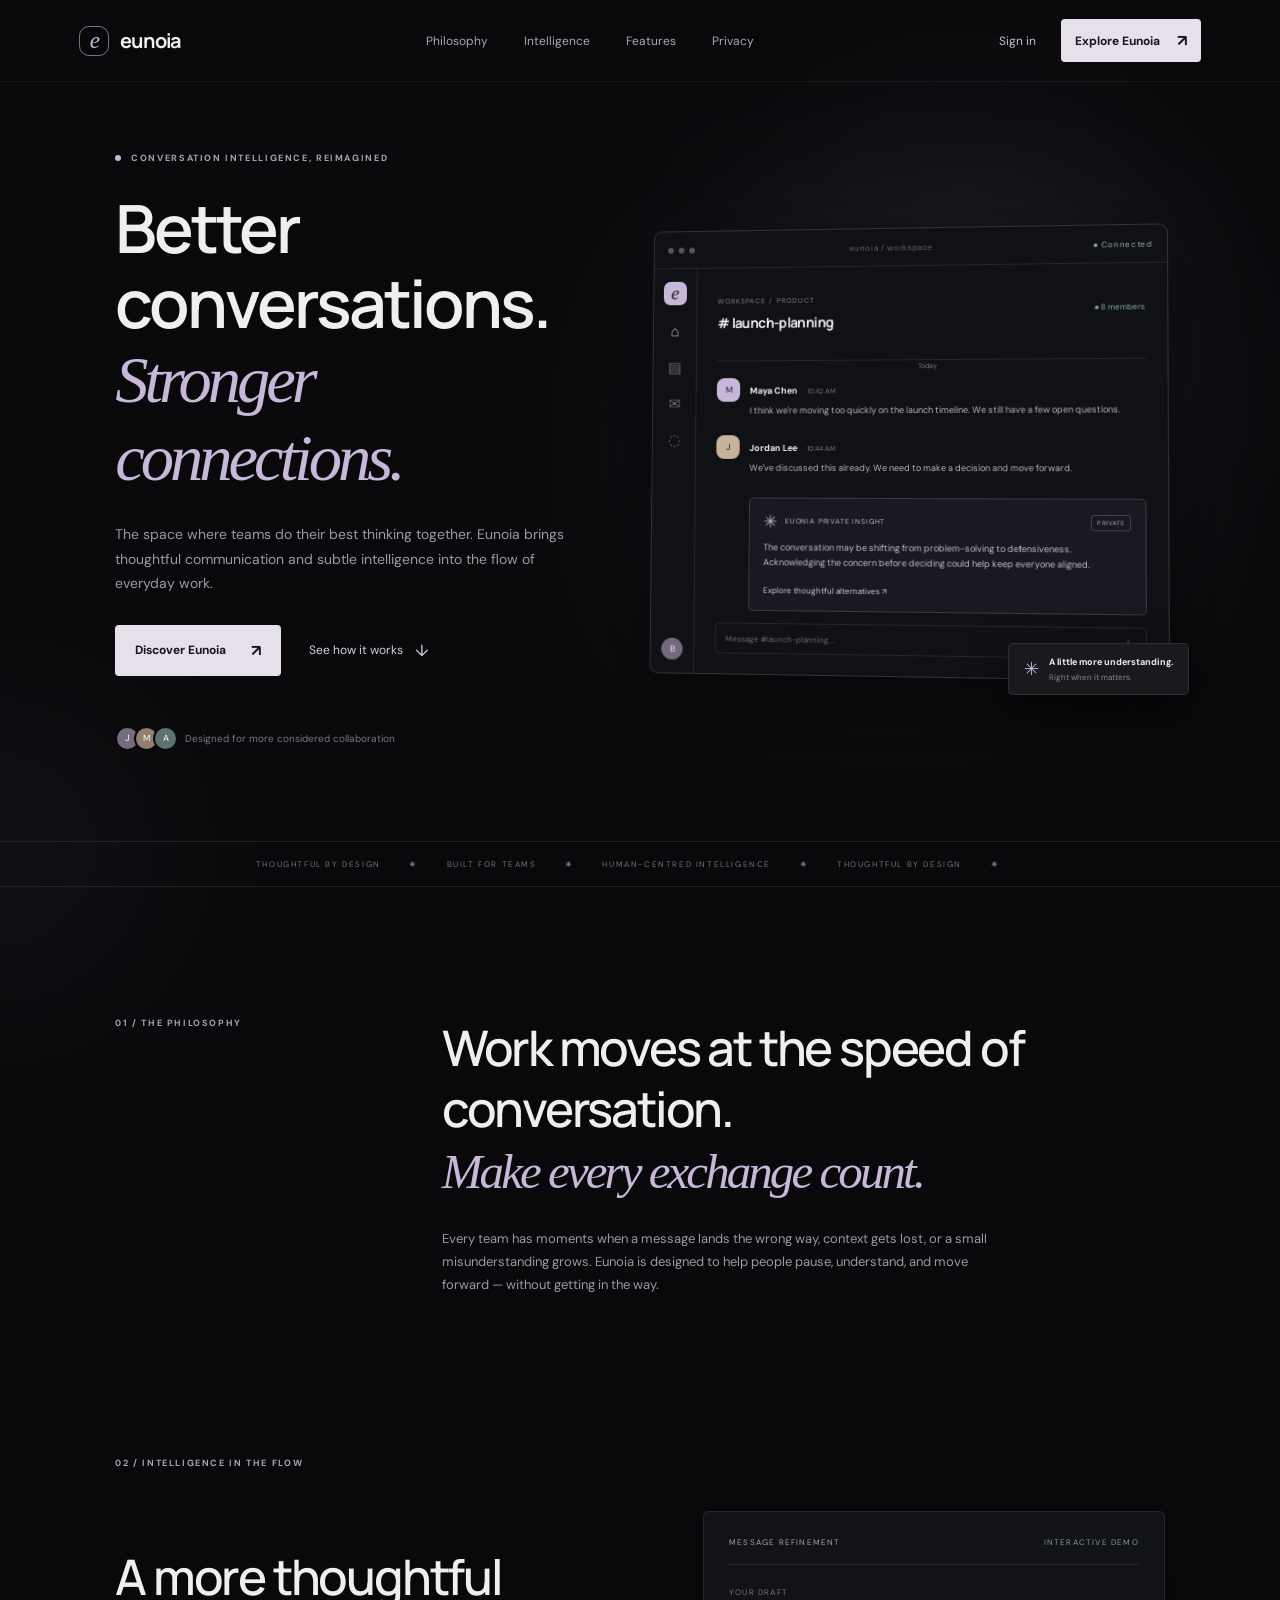
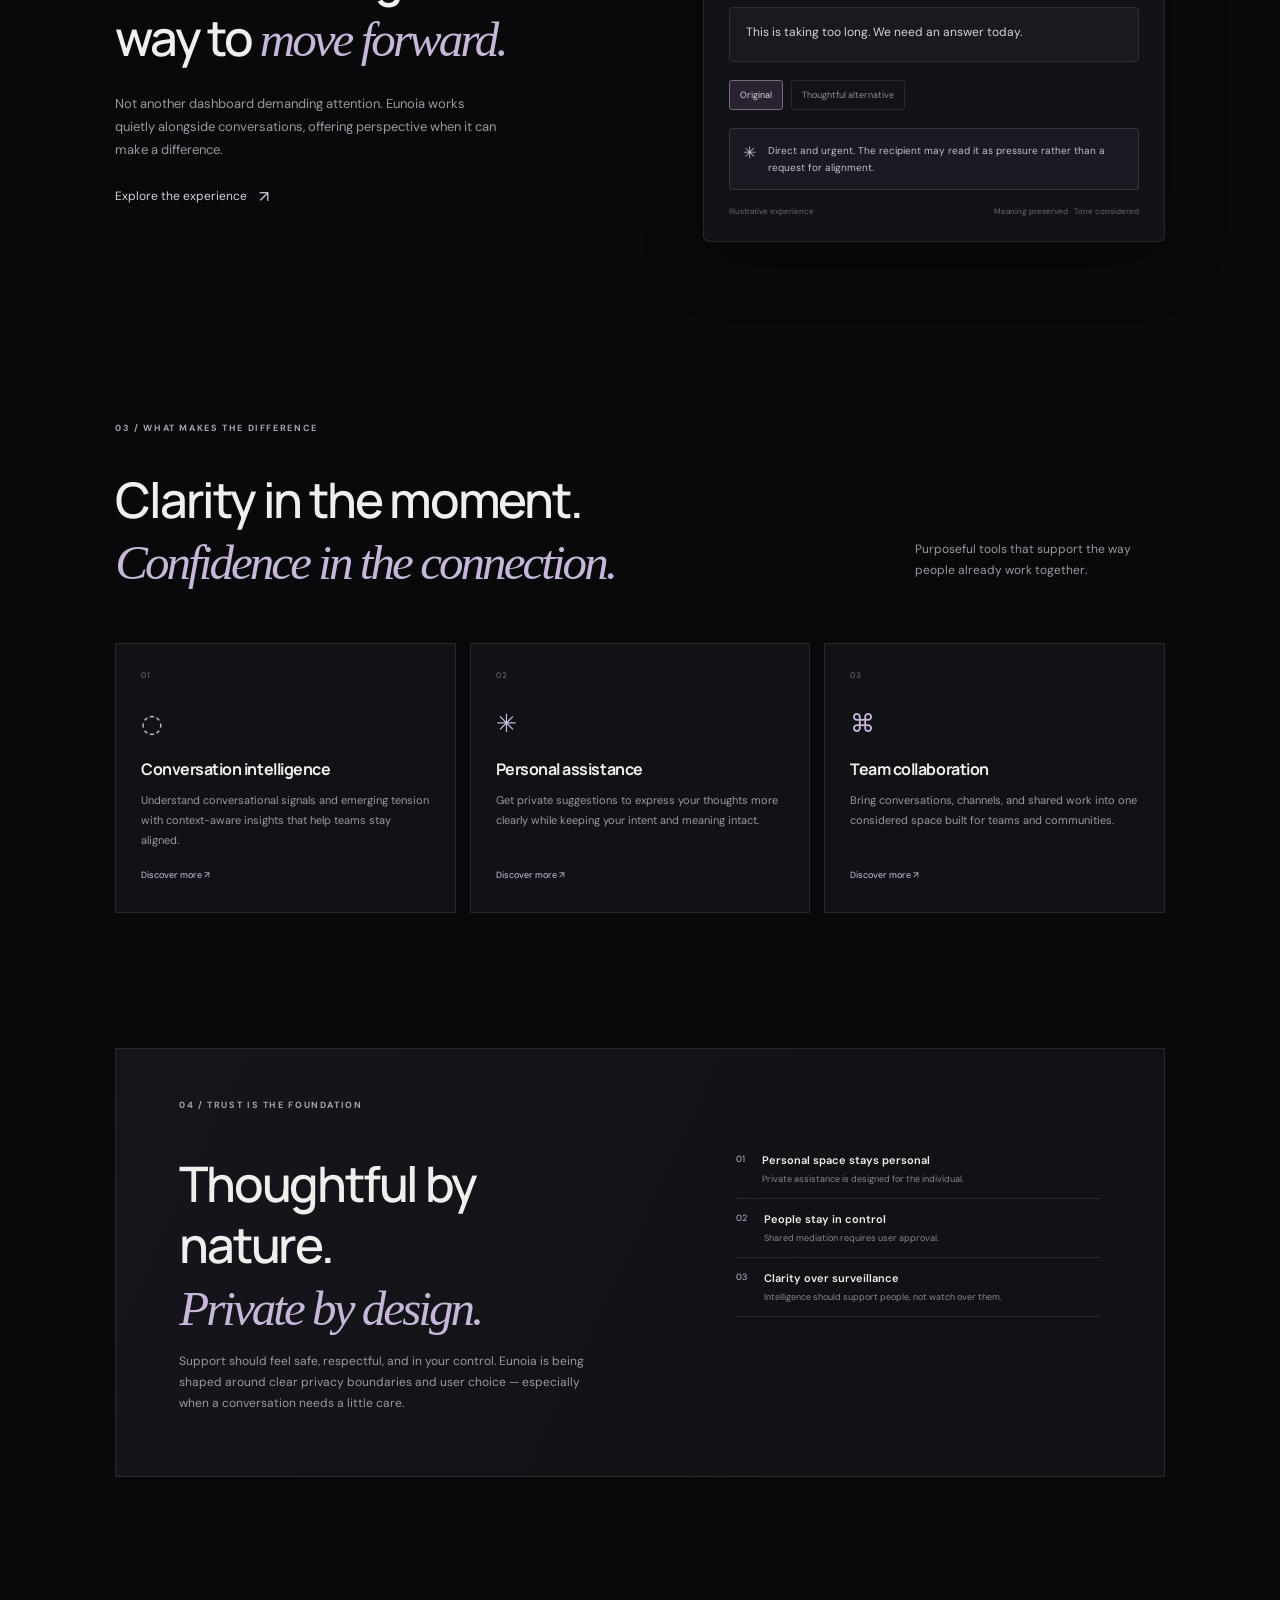
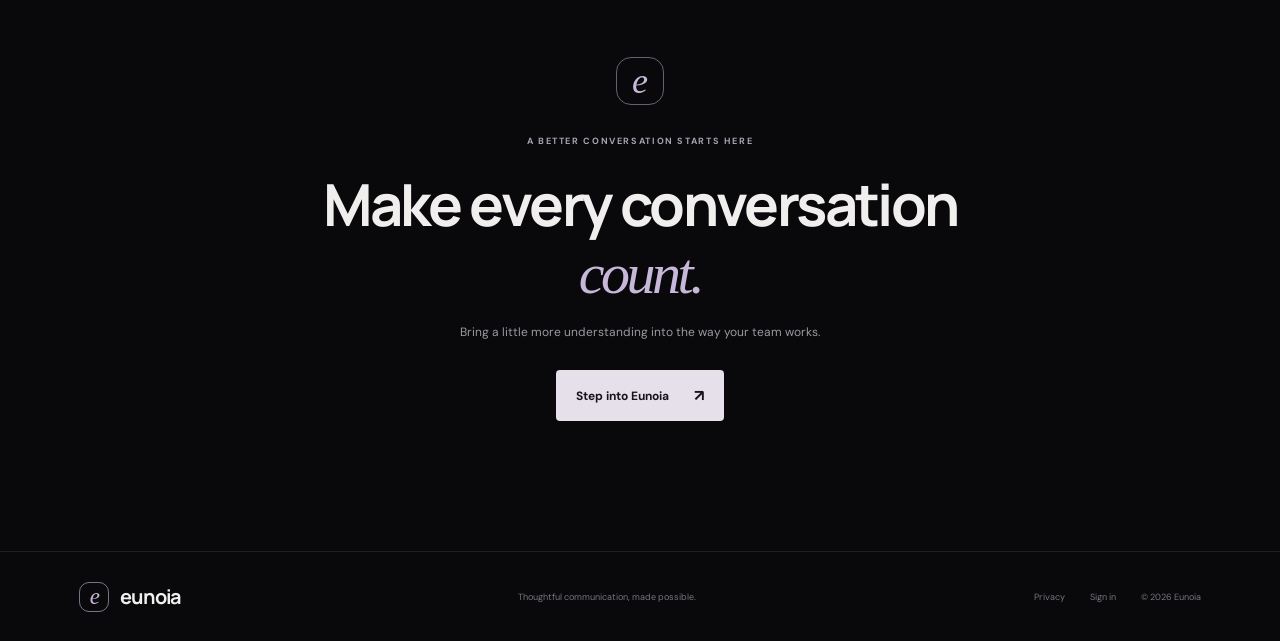
<file: index.html>
<!doctype html>
<html lang="en">
<head>
  <meta charset="UTF-8" />
  <meta name="viewport" content="width=device-width, initial-scale=1.0" />
  <meta name="theme-color" content="#09090b" />
  <meta name="description" content="Eunoia helps teams communicate with clarity, empathy, and intention." />
  <title>Eunoia — Better conversations, stronger connections</title>
  <link rel="preconnect" href="https://fonts.googleapis.com">
  <link rel="preconnect" href="https://fonts.gstatic.com" crossorigin>
  <link href="https://fonts.googleapis.com/css2?family=DM+Sans:wght@400;500;600;700&family=Manrope:wght@400;500;600;700;800&display=swap" rel="stylesheet">
  <link rel="stylesheet" href="styles.css" />
</head>
<body>
  <div class="ambient ambient-one"></div><div class="ambient ambient-two"></div>
  <header class="topbar">
    <a class="brand" href="#top" aria-label="Eunoia home"><span class="brand-mark">e</span><span>eunoia</span></a>
    <button class="mobile-menu" id="menuToggle" aria-label="Toggle navigation">☰</button>
    <nav id="navLinks">
      <a href="#philosophy">Philosophy</a><a href="#intelligence">Intelligence</a><a href="#features">Features</a><a href="#privacy">Privacy</a>
    </nav>
    <div class="nav-actions"><a class="signin-link" href="app.html">Sign in</a><a class="button button-small" href="app.html">Explore Eunoia <span>↗</span></a></div>
  </header>

  <main id="top">
    <section class="hero section-wrap">
      <div class="hero-copy reveal">
        <div class="eyebrow"><span class="eyebrow-dot"></span> CONVERSATION INTELLIGENCE, REIMAGINED</div>
        <h1>Better conversations.<br><em>Stronger connections.</em></h1>
        <p class="hero-sub">The space where teams do their best thinking together. Eunoia brings thoughtful communication and subtle intelligence into the flow of everyday work.</p>
        <div class="hero-actions"><a class="button" href="app.html">Discover Eunoia <span>↗</span></a><a class="text-link" href="#intelligence">See how it works <span>↓</span></a></div>
        <div class="hero-proof"><div class="proof-avatars"><span>J</span><span>M</span><span>A</span></div><span>Designed for more considered collaboration</span></div>
      </div>
      <div class="hero-visual reveal">
        <div class="visual-glow"></div>
        <div class="app-window">
          <div class="window-top"><div class="window-dots"><i></i><i></i><i></i></div><span>eunoia / workspace</span><span class="window-status">● Connected</span></div>
          <div class="workspace">
            <aside class="mini-sidebar"><div class="mini-logo">e</div><div class="side-icon active">⌂</div><div class="side-icon">▤</div><div class="side-icon">✉</div><div class="side-icon">◌</div><div class="side-avatar">B</div></aside>
            <div class="chat-area">
              <div class="chat-heading"><div><small>WORKSPACE / PRODUCT</small><h3># launch-planning</h3></div><span class="members">● 8 members</span></div>
              <div class="date-line"><span>Today</span></div>
              <div class="message"><div class="avatar avatar-lilac">M</div><div><b>Maya Chen <small>10:42 AM</small></b><p>I think we're moving too quickly on the launch timeline. We still have a few open questions.</p></div></div>
              <div class="message"><div class="avatar avatar-sand">J</div><div><b>Jordan Lee <small>10:44 AM</small></b><p>We've discussed this already. We need to make a decision and move forward.</p></div></div>
              <div class="insight-card"><div class="insight-head"><span class="spark">✳</span><span>EUONIA PRIVATE INSIGHT</span><span class="private-tag">PRIVATE</span></div><p>The conversation may be shifting from problem-solving to defensiveness. Acknowledging the concern before deciding could help keep everyone aligned.</p><a href="app.html">Explore thoughtful alternatives <span>↗</span></a></div>
              <div class="composer"><span>Message #launch-planning...</span><span class="composer-plus">＋</span></div>
            </div>
          </div>
        </div>
        <div class="floating-note"><span class="note-icon">✳</span><div><b>A little more understanding.</b><small>Right when it matters.</small></div></div>
      </div>
    </section>

    <section class="ticker"><div>THOUGHTFUL BY DESIGN <span>✳</span> BUILT FOR TEAMS <span>✳</span> HUMAN-CENTRED INTELLIGENCE <span>✳</span> THOUGHTFUL BY DESIGN <span>✳</span></div></section>

    <section class="intro section-wrap reveal" id="philosophy">
      <div class="section-kicker">01 / THE PHILOSOPHY</div>
      <div class="intro-content"><h2>Work moves at the speed of conversation.<br><em>Make every exchange count.</em></h2><p>Every team has moments when a message lands the wrong way, context gets lost, or a small misunderstanding grows. Eunoia is designed to help people pause, understand, and move forward — without getting in the way.</p></div>
    </section>

    <section class="intelligence section-wrap" id="intelligence">
      <div class="section-kicker reveal">02 / INTELLIGENCE IN THE FLOW</div>
      <div class="intelligence-grid">
        <div class="intelligence-copy reveal"><h2>A more thoughtful<br>way to <em>move forward.</em></h2><p>Not another dashboard demanding attention. Eunoia works quietly alongside conversations, offering perspective when it can make a difference.</p><a class="text-link" href="app.html">Explore the experience <span>↗</span></a></div>
        <div class="demo-card reveal">
          <div class="demo-top"><span>MESSAGE REFINEMENT</span><span class="demo-live">INTERACTIVE DEMO</span></div>
          <div class="demo-label">YOUR DRAFT</div>
          <div class="draft-box" id="draftText">This is taking too long. We need an answer today.</div>
          <div class="demo-controls"><button class="demo-tab active" data-mode="original">Original</button><button class="demo-tab" data-mode="thoughtful">Thoughtful alternative</button></div>
          <div class="demo-result"><span class="result-icon">✳</span><p id="resultText">Direct and urgent. The recipient may read it as pressure rather than a request for alignment.</p></div>
          <div class="demo-foot"><span>Illustrative experience</span><span>Meaning preserved · Tone considered</span></div>
        </div>
      </div>
    </section>

    <section class="features section-wrap" id="features">
      <div class="section-kicker reveal">03 / WHAT MAKES THE DIFFERENCE</div>
      <div class="features-heading reveal"><h2>Clarity in the moment.<br><em>Confidence in the connection.</em></h2><p>Purposeful tools that support the way people already work together.</p></div>
      <div class="feature-grid">
        <article class="feature-card reveal"><div class="feature-number">01</div><div class="feature-symbol">◌</div><h3>Conversation intelligence</h3><p>Understand conversational signals and emerging tension with context-aware insights that help teams stay aligned.</p><a href="app.html">Discover more <span>↗</span></a></article>
        <article class="feature-card reveal"><div class="feature-number">02</div><div class="feature-symbol">✳</div><h3>Personal assistance</h3><p>Get private suggestions to express your thoughts more clearly while keeping your intent and meaning intact.</p><a href="app.html">Discover more <span>↗</span></a></article>
        <article class="feature-card reveal"><div class="feature-number">03</div><div class="feature-symbol">⌘</div><h3>Team collaboration</h3><p>Bring conversations, channels, and shared work into one considered space built for teams and communities.</p><a href="app.html">Discover more <span>↗</span></a></article>
      </div>
    </section>

    <section class="privacy section-wrap" id="privacy">
      <div class="privacy-panel reveal"><div class="section-kicker">04 / TRUST IS THE FOUNDATION</div><div class="privacy-content"><div><h2>Thoughtful by nature.<br><em>Private by design.</em></h2><p>Support should feel safe, respectful, and in your control. Eunoia is being shaped around clear privacy boundaries and user choice — especially when a conversation needs a little care.</p></div><div class="privacy-points"><div><span>01</span><div><b>Personal space stays personal</b><small>Private assistance is designed for the individual.</small></div></div><div><span>02</span><div><b>People stay in control</b><small>Shared mediation requires user approval.</small></div></div><div><span>03</span><div><b>Clarity over surveillance</b><small>Intelligence should support people, not watch over them.</small></div></div></div></div></div>
    </section>

    <section class="closing section-wrap reveal"><div class="closing-mark">e</div><div class="section-kicker">A BETTER CONVERSATION STARTS HERE</div><h2>Make every conversation<br><em>count.</em></h2><p>Bring a little more understanding into the way your team works.</p><a class="button" href="app.html">Step into Eunoia <span>↗</span></a></section>
  </main>

  <footer class="footer"><a class="brand" href="#top"><span class="brand-mark">e</span><span>eunoia</span></a><span>Thoughtful communication, made possible.</span><div><a href="#privacy">Privacy</a><a href="app.html">Sign in</a><span>© 2026 Eunoia</span></div></footer>
  <script src="script.js"></script>
</body>
</html>
</file>
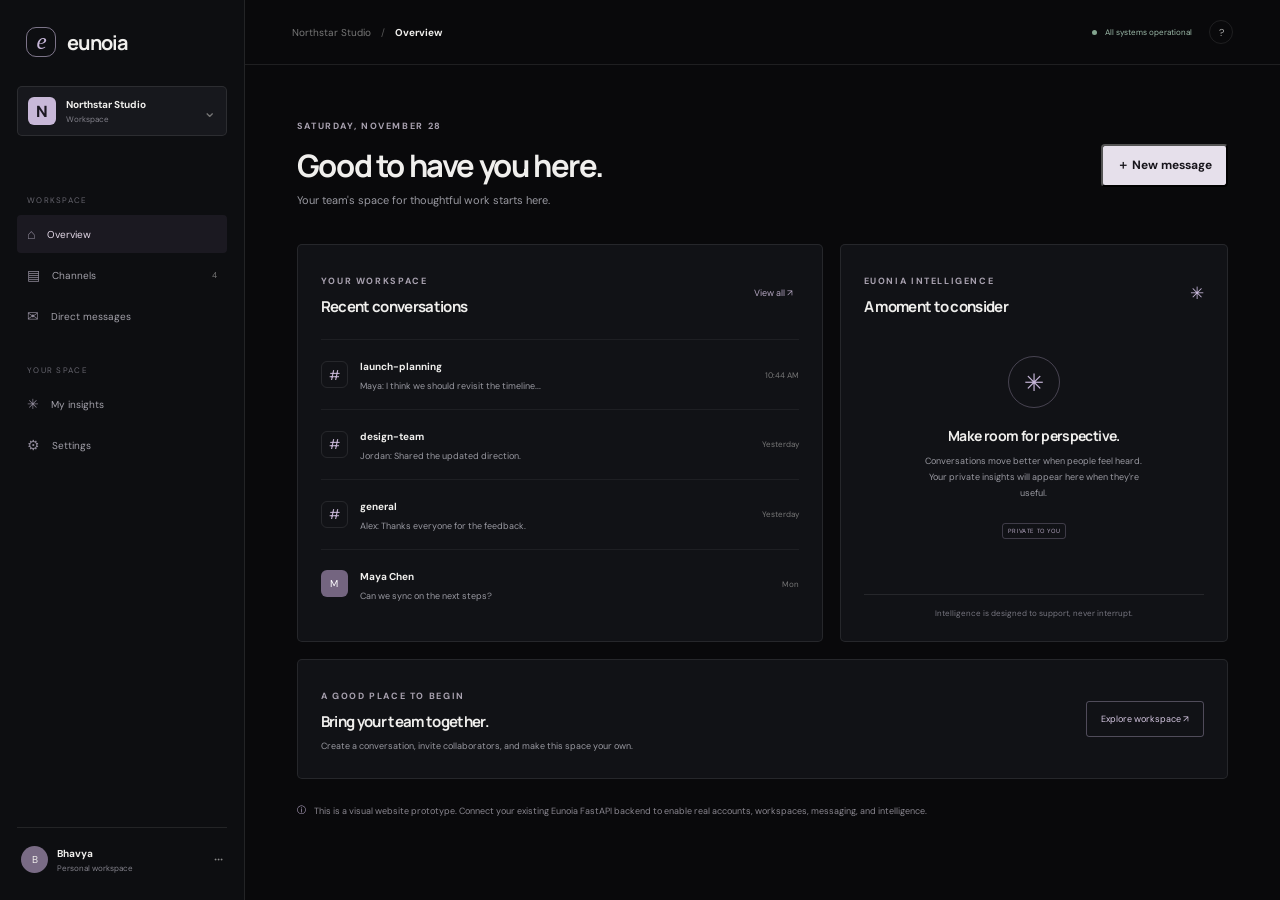
<file: app.html>
<!doctype html>
<html lang="en">
<head>
  <meta charset="UTF-8"><meta name="viewport" content="width=device-width, initial-scale=1.0">
  <meta name="theme-color" content="#09090b"><title>Eunoia — Workspace</title>
  <link rel="preconnect" href="https://fonts.googleapis.com"><link rel="preconnect" href="https://fonts.gstatic.com" crossorigin>
  <link href="https://fonts.googleapis.com/css2?family=DM+Sans:wght@400;500;600;700&family=Manrope:wght@400;500;600;700;800&display=swap" rel="stylesheet">
  <link rel="stylesheet" href="styles.css">
</head>
<body class="app-body">
  <div class="app-shell">
    <aside class="app-sidebar">
      <a class="brand" href="index.html"><span class="brand-mark">e</span><span>eunoia</span></a>
      <div class="workspace-switch"><span class="workspace-icon">N</span><span><b>Northstar Studio</b><small>Workspace</small></span><span class="chevron">⌄</span></div>
      <div class="sidebar-label">WORKSPACE</div><a class="app-nav active" href="#"><span>⌂</span> Overview</a><a class="app-nav" href="#"><span>▤</span> Channels <small>4</small></a><a class="app-nav" href="#"><span>✉</span> Direct messages</a>
      <div class="sidebar-label">YOUR SPACE</div><a class="app-nav" href="#"><span>✳</span> My insights</a><a class="app-nav" href="#"><span>⚙</span> Settings</a>
      <div class="sidebar-bottom"><div class="user-chip"><span class="user-avatar">B</span><span><b>Bhavya</b><small>Personal workspace</small></span><span>···</span></div></div>
    </aside>
    <main class="app-main">
      <header class="app-topbar"><div><span class="crumb">Northstar Studio</span><span class="crumb-sep">/</span><b>Overview</b></div><div class="topbar-right"><span class="status-pill"><i></i> All systems operational</span><button class="icon-button">?</button></div></header>
      <div class="app-content">
        <div class="welcome-row"><div><div class="section-kicker">SATURDAY, NOVEMBER 28</div><h1>Good to have you here.</h1><p>Your team's space for thoughtful work starts here.</p></div><button class="button button-small" id="newMessage">＋ New message</button></div>
        <div class="overview-grid">
          <section class="panel conversations-panel"><div class="panel-heading"><div><span class="section-kicker">YOUR WORKSPACE</span><h2>Recent conversations</h2></div><button class="subtle-button">View all ↗</button></div>
            <div class="conversation-row"><span class="channel-icon">#</span><div><b>launch-planning</b><p>Maya: I think we should revisit the timeline...</p></div><time>10:44 AM</time></div>
            <div class="conversation-row"><span class="channel-icon">#</span><div><b>design-team</b><p>Jordan: Shared the updated direction.</p></div><time>Yesterday</time></div>
            <div class="conversation-row"><span class="channel-icon">#</span><div><b>general</b><p>Alex: Thanks everyone for the feedback.</p></div><time>Yesterday</time></div>
            <div class="conversation-row"><span class="channel-icon direct">M</span><div><b>Maya Chen</b><p>Can we sync on the next steps?</p></div><time>Mon</time></div>
          </section>
          <section class="panel insights-panel"><div class="panel-heading"><div><span class="section-kicker">EUONIA INTELLIGENCE</span><h2>A moment to consider</h2></div><span class="spark">✳</span></div><div class="insight-feature"><div class="insight-orbit">✳</div><h3>Make room for perspective.</h3><p>Conversations move better when people feel heard. Your private insights will appear here when they're useful.</p><span class="private-tag">PRIVATE TO YOU</span></div><div class="panel-bottom">Intelligence is designed to support, never interrupt.</div></section>
        </div>
        <section class="panel getting-started"><div><span class="section-kicker">A GOOD PLACE TO BEGIN</span><h2>Bring your team together.</h2><p>Create a conversation, invite collaborators, and make this space your own.</p></div><button class="outline-button" id="createChannel">Explore workspace <span>↗</span></button></section>
        <div class="demo-notice"><span>ⓘ</span> This is a visual website prototype. Connect your existing Eunoia FastAPI backend to enable real accounts, workspaces, messaging, and intelligence.</div>
      </div>
    </main>
  </div>
  <div class="toast" id="toast">This prototype is ready for backend integration.</div>
  <script>
    const toast=document.getElementById('toast');
    function showToast(message){toast.textContent=message;toast.classList.add('show');setTimeout(()=>toast.classList.remove('show'),2800)}
    document.getElementById('newMessage').addEventListener('click',()=>showToast('Messaging will connect to your existing Eunoia backend.'));
    document.getElementById('createChannel').addEventListener('click',()=>showToast('Workspace actions will be enabled when the existing API is connected.'));
  </script>
</body>
</html>
</file>
<file: styles.css>
@import url('https://fonts.googleapis.com/css2?family=DM+Sans:wght@400;500;600;700&family=Manrope:wght@400;500;600;700;800&display=swap');
:root{--bg:#09090b;--panel:#101114;--panel2:#141519;--line:rgba(255,255,255,.09);--text:#f0efed;--muted:#9999a1;--accent:#c7b7d9;--accent2:#a99abb;--serif:Georgia,serif}
*{box-sizing:border-box}html{scroll-behavior:smooth;background:var(--bg)}body{margin:0;background:var(--bg);color:var(--text);font-family:'DM Sans',sans-serif;-webkit-font-smoothing:antialiased}a{color:inherit;text-decoration:none}button{font:inherit;cursor:pointer}h1,h2,h3,h4{font-family:Manrope,sans-serif;letter-spacing:-.045em;margin:0}p{color:var(--muted);line-height:1.75}.ambient{position:absolute;pointer-events:none;filter:blur(100px);opacity:.12;border-radius:50%}.ambient-one{width:420px;height:420px;background:#806b9a;top:120px;right:8%}.ambient-two{width:300px;height:300px;background:#4f6071;top:700px;left:-150px}.topbar{height:82px;max-width:1440px;padding:0 6.2%;margin:auto;display:flex;align-items:center;justify-content:space-between;border-bottom:1px solid rgba(255,255,255,.045);position:relative;z-index:3}.brand{display:inline-flex;align-items:center;gap:11px;font:700 20px Manrope,sans-serif;letter-spacing:-.06em}.brand-mark{width:30px;height:30px;border:1px solid rgba(199,183,217,.6);border-radius:10px;display:grid;place-items:center;color:var(--accent);font:500 23px Georgia,serif;font-style:italic}.topbar nav{display:flex;gap:36px;color:#aaa9b0;font-size:12px}.topbar nav a:hover,.signin-link:hover,.footer a:hover{color:white}.nav-actions{display:flex;align-items:center;gap:25px;font-size:12px}.signin-link{color:#c3c1c8}.button{display:inline-flex;align-items:center;gap:25px;padding:15px 20px;background:#e6e0eb;color:#17151b;border-radius:4px;font-size:12px;font-weight:700;transition:.25s}.button:hover{background:#fff;transform:translateY(-2px)}.button span,.text-link span{font-size:16px}.button-small{padding:11px 14px;gap:17px}.mobile-menu{display:none;background:none;border:0;color:white;font-size:22px}.section-wrap{max-width:1440px;margin:0 auto;padding-left:9%;padding-right:9%}.hero{min-height:690px;display:grid;grid-template-columns:1fr 1.06fr;align-items:center;gap:4%;padding-top:70px;padding-bottom:90px;position:relative}.eyebrow,.section-kicker{font-size:9px;letter-spacing:.18em;color:#a9a2b0;font-weight:700}.eyebrow{display:flex;align-items:center;gap:10px;margin-bottom:27px}.eyebrow-dot{width:6px;height:6px;border-radius:50%;background:var(--accent)}.hero h1{font-size:clamp(42px,5.2vw,70px);line-height:1.12;font-weight:600}.hero h1 em,.intro h2 em,.intelligence h2 em,.features h2 em,.privacy h2 em,.closing h2 em{font-family:var(--serif);font-weight:400;color:var(--accent);letter-spacing:-.06em}.hero-sub{max-width:460px;font-size:14px;margin:27px 0 29px}.hero-actions{display:flex;align-items:center;gap:28px}.text-link{font-size:12px;color:#d5d0da;display:inline-flex;gap:12px;align-items:center}.hero-proof{display:flex;align-items:center;gap:13px;margin-top:50px;color:#777780;font-size:10px}.proof-avatars{display:flex}.proof-avatars span{width:25px;height:25px;border-radius:50%;border:2px solid var(--bg);margin-right:-6px;background:#756c7e;display:grid;place-items:center;font-size:9px;color:white}.proof-avatars span:nth-child(2){background:#927f70}.proof-avatars span:nth-child(3){background:#5e7172}.hero-visual{position:relative;padding:20px 0}.visual-glow{position:absolute;inset:10% 4%;background:#8b769f;filter:blur(100px);opacity:.12}.app-window{position:relative;background:#101115;border:1px solid rgba(255,255,255,.14);border-radius:9px;box-shadow:0 30px 90px #0009;overflow:hidden;transform:perspective(1200px) rotateY(-5deg) rotateX(2deg)}.window-top{height:38px;border-bottom:1px solid var(--line);display:flex;align-items:center;justify-content:space-between;padding:0 14px;color:#666670;font-size:8px;letter-spacing:.08em}.window-dots{display:flex;gap:5px}.window-dots i{width:6px;height:6px;border-radius:50%;background:#57565d}.window-status{color:#9bbaaa}.workspace{display:flex;min-height:340px}.mini-sidebar{width:45px;border-right:1px solid var(--line);display:flex;align-items:center;flex-direction:column;gap:17px;padding:13px 0}.mini-logo{width:24px;height:24px;border-radius:7px;background:#c7b7d9;color:#16131b;display:grid;place-items:center;font:italic 19px Georgia}.side-icon{color:#696973;font-size:15px}.side-icon.active{color:#d4c5e2}.side-avatar{margin-top:auto;width:22px;height:22px;border-radius:50%;background:#76687f;display:grid;place-items:center;font-size:9px}.chat-area{padding:20px 21px;flex:1;min-width:0}.chat-heading{display:flex;justify-content:space-between;align-items:center;margin-bottom:22px}.chat-heading small{font-size:7px;letter-spacing:.15em;color:#85818c}.chat-heading h3{font-size:14px;margin-top:5px}.members{font-size:8px;color:#8cae9c}.date-line{text-align:center;border-bottom:1px solid var(--line);height:8px;margin-bottom:17px}.date-line span{font-size:7px;color:#777;background:#101115;padding:0 10px}.message{display:flex;gap:10px;margin:13px 0}.avatar{flex:none;width:24px;height:24px;border-radius:8px;display:grid;place-items:center;font-size:9px;color:#24202a}.avatar-lilac{background:#c7b7d9}.avatar-sand{background:#c7b39c}.message b{font-size:9px}.message b small{font-size:7px;color:#777;margin-left:8px;font-weight:400}.message p{font-size:9px;line-height:1.6;margin:5px 0;color:#b7b5bd}.insight-card{margin:17px 0 12px 34px;padding:12px 14px;background:#1a1820;border:1px solid rgba(199,183,217,.2);border-radius:5px}.insight-head{display:flex;align-items:center;gap:7px;font-size:7px;letter-spacing:.12em;color:#c8b9d6}.spark{color:var(--accent);font-size:17px}.private-tag{margin-left:auto;border:1px solid rgba(199,183,217,.25);padding:3px 5px;border-radius:3px;font-size:6px;letter-spacing:.1em;color:#b5a7c2}.insight-card p{font-size:9px;line-height:1.65;margin:8px 0;color:#c4becb}.insight-card a{font-size:8px;color:#d8c9e5}.composer{height:31px;border:1px solid var(--line);border-radius:4px;color:#666670;font-size:8px;padding:0 10px;display:flex;align-items:center;justify-content:space-between}.composer-plus{font-size:14px}.floating-note{position:absolute;right:-24px;bottom:2px;background:#1a191e;border:1px solid var(--line);box-shadow:0 15px 40px #0008;border-radius:5px;padding:12px 15px;display:flex;gap:10px;align-items:center}.note-icon{color:var(--accent);font-size:18px}.floating-note b,.floating-note small{display:block;font-size:9px}.floating-note small{color:#898791;margin-top:4px;font-size:8px}.ticker{overflow:hidden;border-top:1px solid var(--line);border-bottom:1px solid var(--line);padding:17px 0;color:#73717b;font-size:8px;letter-spacing:.2em;white-space:nowrap}.ticker div{text-align:center}.ticker span{color:var(--accent);margin:0 25px}.intro{padding-top:130px;padding-bottom:135px;display:grid;grid-template-columns:.7fr 2fr;gap:7%}.intro-content h2,.intelligence h2,.features h2,.privacy h2{font-size:clamp(31px,4vw,49px);line-height:1.25;font-weight:550}.intro-content p{max-width:570px;margin:26px 0 0;font-size:13px}.intelligence{padding-top:25px;padding-bottom:130px}.intelligence-grid{display:grid;grid-template-columns:1fr 1fr;gap:12%;align-items:center;margin-top:42px}.intelligence-copy p{max-width:390px;font-size:13px;margin:23px 0}.demo-card{background:#121317;border:1px solid var(--line);padding:25px;border-radius:6px;box-shadow:0 20px 60px #0004}.demo-top{display:flex;justify-content:space-between;font-size:8px;letter-spacing:.15em;color:#aaa4b0;border-bottom:1px solid var(--line);padding-bottom:17px}.demo-live{color:#829c8d}.demo-label{font-size:8px;letter-spacing:.15em;color:#777;margin:22px 0 10px}.draft-box{padding:16px;background:#191a1f;border:1px solid var(--line);font-size:12px;color:#d7d4da;border-radius:4px;min-height:55px}.demo-controls{display:flex;gap:8px;margin:18px 0}.demo-tab{background:transparent;color:#8f8d96;border:1px solid var(--line);border-radius:3px;padding:8px 10px;font-size:9px}.demo-tab.active{background:#28232f;color:#e2d6ed;border-color:#756781}.demo-result{display:flex;gap:12px;background:#1b1921;border:1px solid rgba(199,183,217,.16);padding:13px;border-radius:4px}.result-icon{color:var(--accent)}.demo-result p{font-size:10px;margin:0;color:#c4bfca;line-height:1.7}.demo-foot{display:flex;justify-content:space-between;color:#696771;font-size:8px;margin-top:16px}.features{padding-top:50px;padding-bottom:135px}.features-heading{display:flex;justify-content:space-between;align-items:end;margin:35px 0 50px}.features-heading p{max-width:250px;font-size:12px}.feature-grid{display:grid;grid-template-columns:repeat(3,1fr);gap:14px}.feature-card{position:relative;background:#111216;border:1px solid var(--line);padding:26px 25px 25px;min-height:270px;transition:.3s}.feature-card:hover{background:#17161c;border-color:rgba(199,183,217,.3);transform:translateY(-4px)}.feature-number{font-size:8px;color:#777;letter-spacing:.1em}.feature-symbol{font-size:25px;color:var(--accent);margin:27px 0 18px}.feature-card h3{font-size:16px;letter-spacing:-.03em}.feature-card p{font-size:11px;line-height:1.8;min-height:60px}.feature-card a{font-size:9px;color:#d4c5e2}.privacy{padding-bottom:130px}.privacy-panel{background:linear-gradient(115deg,#17151c,#111216 65%);border:1px solid var(--line);padding:50px 6%;}.privacy-content{display:grid;grid-template-columns:1.1fr .9fr;gap:12%;margin-top:42px}.privacy-content p{font-size:12px;max-width:420px}.privacy-points>div{display:flex;gap:17px;border-bottom:1px solid var(--line);padding:13px 0}.privacy-points>div:first-child{padding-top:0}.privacy-points>div>span{font-size:9px;color:var(--accent)}.privacy-points b,.privacy-points small{display:block}.privacy-points b{font-size:11px;font-weight:600}.privacy-points small{font-size:9px;color:#898791;margin-top:6px}.closing{text-align:center;padding-top:50px;padding-bottom:130px}.closing-mark{width:48px;height:48px;border:1px solid rgba(199,183,217,.5);border-radius:15px;margin:0 auto 30px;display:grid;place-items:center;color:var(--accent);font:italic 36px Georgia}.closing h2{font-size:clamp(38px,5vw,58px);line-height:1.15;margin:24px 0 15px}.closing p{font-size:12px;margin-bottom:27px}.footer{border-top:1px solid var(--line);min-height:90px;padding:20px 6.2%;display:flex;align-items:center;justify-content:space-between;color:#777680;font-size:9px}.footer .brand{color:var(--text)}.footer>div{display:flex;gap:25px}.reveal{opacity:0;transform:translateY(18px);transition:opacity .7s ease,transform .7s ease}.reveal.visible{opacity:1;transform:translateY(0)}
/* Workspace prototype */
.app-body{min-height:100vh}.app-shell{display:flex;min-height:100vh}.app-sidebar{width:245px;flex:none;border-right:1px solid var(--line);padding:27px 17px;display:flex;flex-direction:column;background:#0d0e11}.app-sidebar .brand{padding:0 9px 29px}.workspace-switch{display:flex;align-items:center;gap:10px;background:#17181d;border:1px solid var(--line);padding:10px;border-radius:5px;margin-bottom:32px}.workspace-icon{width:28px;height:28px;background:#c8b8d8;color:#1b1720;border-radius:6px;display:grid;place-items:center;font-weight:700}.workspace-switch b,.workspace-switch small,.user-chip b,.user-chip small{display:block}.workspace-switch b,.user-chip b{font-size:10px}.workspace-switch small,.user-chip small{font-size:8px;color:#82818a;margin-top:3px}.chevron{margin-left:auto;color:#777}.sidebar-label{font-size:8px;letter-spacing:.16em;color:#66656e;padding:0 10px;margin:0 0 10px}.app-nav{display:flex;align-items:center;gap:12px;padding:10px;border-radius:4px;color:#a2a0a9;font-size:10px;margin-bottom:3px}.app-nav span{font-size:14px;color:#8f8999}.app-nav.active,.app-nav:hover{background:#1b1921;color:#e6dbea}.app-nav small{margin-left:auto;color:#777}.app-sidebar .sidebar-label:not(:first-of-type){margin-top:27px}.sidebar-bottom{margin-top:auto}.user-chip{border-top:1px solid var(--line);padding:18px 4px 0;display:flex;align-items:center;gap:9px}.user-avatar{width:27px;height:27px;border-radius:50%;background:#796b85;display:grid;place-items:center;font-size:10px}.user-chip>span:last-child{margin-left:auto;color:#888}.app-main{flex:1;min-width:0}.app-topbar{height:65px;border-bottom:1px solid var(--line);display:flex;justify-content:space-between;align-items:center;padding:0 4.5%;font-size:10px}.crumb{color:#777}.crumb-sep{margin:0 10px;color:#555}.topbar-right{display:flex;gap:17px;align-items:center}.status-pill{color:#9cbaa9;font-size:8px}.status-pill i{display:inline-block;width:5px;height:5px;background:#83a58f;border-radius:50%;margin-right:6px}.icon-button{border:1px solid var(--line);border-radius:50%;width:24px;height:24px;background:transparent;color:#aaa}.app-content{max-width:1150px;margin:0 auto;padding:55px 5%}.welcome-row{display:flex;align-items:center;justify-content:space-between;margin-bottom:34px}.welcome-row h1{font-size:31px;margin:12px 0 5px}.welcome-row p{font-size:11px;margin:0}.overview-grid{display:grid;grid-template-columns:1.15fr .85fr;gap:17px}.panel{background:#111216;border:1px solid var(--line);border-radius:5px;padding:23px}.panel-heading{display:flex;justify-content:space-between;align-items:center;margin-bottom:22px}.panel-heading h2,.getting-started h2{font-size:15px;margin-top:7px}.subtle-button{background:none;border:0;color:#b5a7c2;font-size:9px}.conversation-row{display:flex;align-items:center;gap:12px;padding:14px 0;border-top:1px solid rgba(255,255,255,.055)}.channel-icon{width:27px;height:27px;border:1px solid var(--line);border-radius:6px;display:grid;place-items:center;color:#c3b2d2;font-size:14px}.channel-icon.direct{background:#746580;color:white;border:0;font-size:10px}.conversation-row>div{min-width:0;flex:1}.conversation-row b{font-size:10px}.conversation-row p{font-size:9px;margin:4px 0 0;white-space:nowrap;overflow:hidden;text-overflow:ellipsis}.conversation-row time{font-size:8px;color:#777}.insights-panel{display:flex;flex-direction:column}.insight-feature{flex:1;text-align:center;padding:17px 12px}.insight-orbit{width:52px;height:52px;border:1px solid rgba(199,183,217,.3);border-radius:50%;display:grid;place-items:center;color:var(--accent);font-size:24px;margin:0 auto 18px}.insight-feature h3{font-size:14px}.insight-feature p{font-size:9px;max-width:230px;margin:9px auto 15px}.panel-bottom{border-top:1px solid var(--line);padding-top:13px;color:#777680;font-size:8px;text-align:center}.getting-started{margin-top:17px;display:flex;justify-content:space-between;align-items:center}.getting-started p{font-size:9px;margin:7px 0 0}.outline-button{background:transparent;border:1px solid rgba(199,183,217,.35);color:#d6c8e2;padding:11px 14px;border-radius:3px;font-size:9px}.demo-notice{font-size:9px;color:#8a8790;margin-top:25px;display:flex;gap:8px;align-items:center}.demo-notice span{color:var(--accent)}.toast{position:fixed;bottom:25px;right:25px;background:#25212b;border:1px solid rgba(199,183,217,.3);color:#e5dbea;padding:13px 18px;border-radius:4px;font-size:10px;opacity:0;transform:translateY(10px);transition:.25s;pointer-events:none}.toast.show{opacity:1;transform:translateY(0)}
@media(max-width:900px){.topbar{padding:0 5%}.topbar nav{gap:17px}.section-wrap{padding-left:6%;padding-right:6%}.hero{grid-template-columns:1fr;gap:45px;padding-top:75px}.hero-copy{max-width:650px}.hero-visual{max-width:650px;width:100%;margin:auto}.intro{grid-template-columns:1fr;gap:25px}.intelligence-grid{gap:6%}.features-heading{display:block}.features-heading p{max-width:400px}.privacy-content{gap:6%}}
@media(max-width:640px){.topbar{height:68px}.topbar nav{display:none;position:absolute;top:68px;left:0;right:0;background:#101114;padding:20px 6%;flex-direction:column;border-bottom:1px solid var(--line)}.topbar nav.open{display:flex}.mobile-menu{display:block;margin-left:auto;margin-right:15px}.nav-actions{gap:13px}.nav-actions .button{display:none}.hero{padding-top:65px;padding-bottom:65px;min-height:0}.hero h1{font-size:43px}.hero-sub{font-size:12px}.hero-proof{margin-top:32px}.app-window{transform:none}.workspace{min-height:310px}.chat-area{padding:15px 12px}.floating-note{right:-5px}.intro{padding-top:85px;padding-bottom:85px}.intro-content h2,.intelligence h2,.features h2,.privacy h2{font-size:34px}.intelligence{padding-bottom:90px}.intelligence-grid{grid-template-columns:1fr;gap:35px}.demo-card{padding:17px}.features{padding-bottom:90px}.feature-grid{grid-template-columns:1fr}.feature-card{min-height:0}.feature-card p{min-height:0}.privacy{padding-bottom:85px}.privacy-panel{padding:30px 22px}.privacy-content{grid-template-columns:1fr;gap:25px;margin-top:25px}.closing{padding-bottom:90px}.footer{flex-wrap:wrap;gap:16px;padding:22px 6%}.footer>span{order:3;width:100%}.footer>div{gap:13px}.app-sidebar{width:62px;padding:20px 8px}.app-sidebar .brand{padding:0 7px 25px}.app-sidebar .brand>span:last-child,.workspace-switch>span:not(.workspace-icon),.sidebar-label,.app-nav:not(.active),.app-nav.active{font-size:0}.workspace-switch{justify-content:center;padding:7px}.app-nav{justify-content:center;padding:11px 0}.app-nav span{font-size:16px}.app-sidebar .user-chip{justify-content:center}.user-chip>span:not(.user-avatar){display:none}.app-content{padding:35px 4%}.welcome-row{align-items:flex-start;gap:15px}.welcome-row h1{font-size:24px}.welcome-row .button{white-space:nowrap;padding:10px;font-size:9px}.overview-grid{grid-template-columns:1fr}.getting-started{align-items:flex-start;gap:15px;flex-direction:column}.app-topbar{padding:0 4%}.status-pill{display:none}}
</file>
